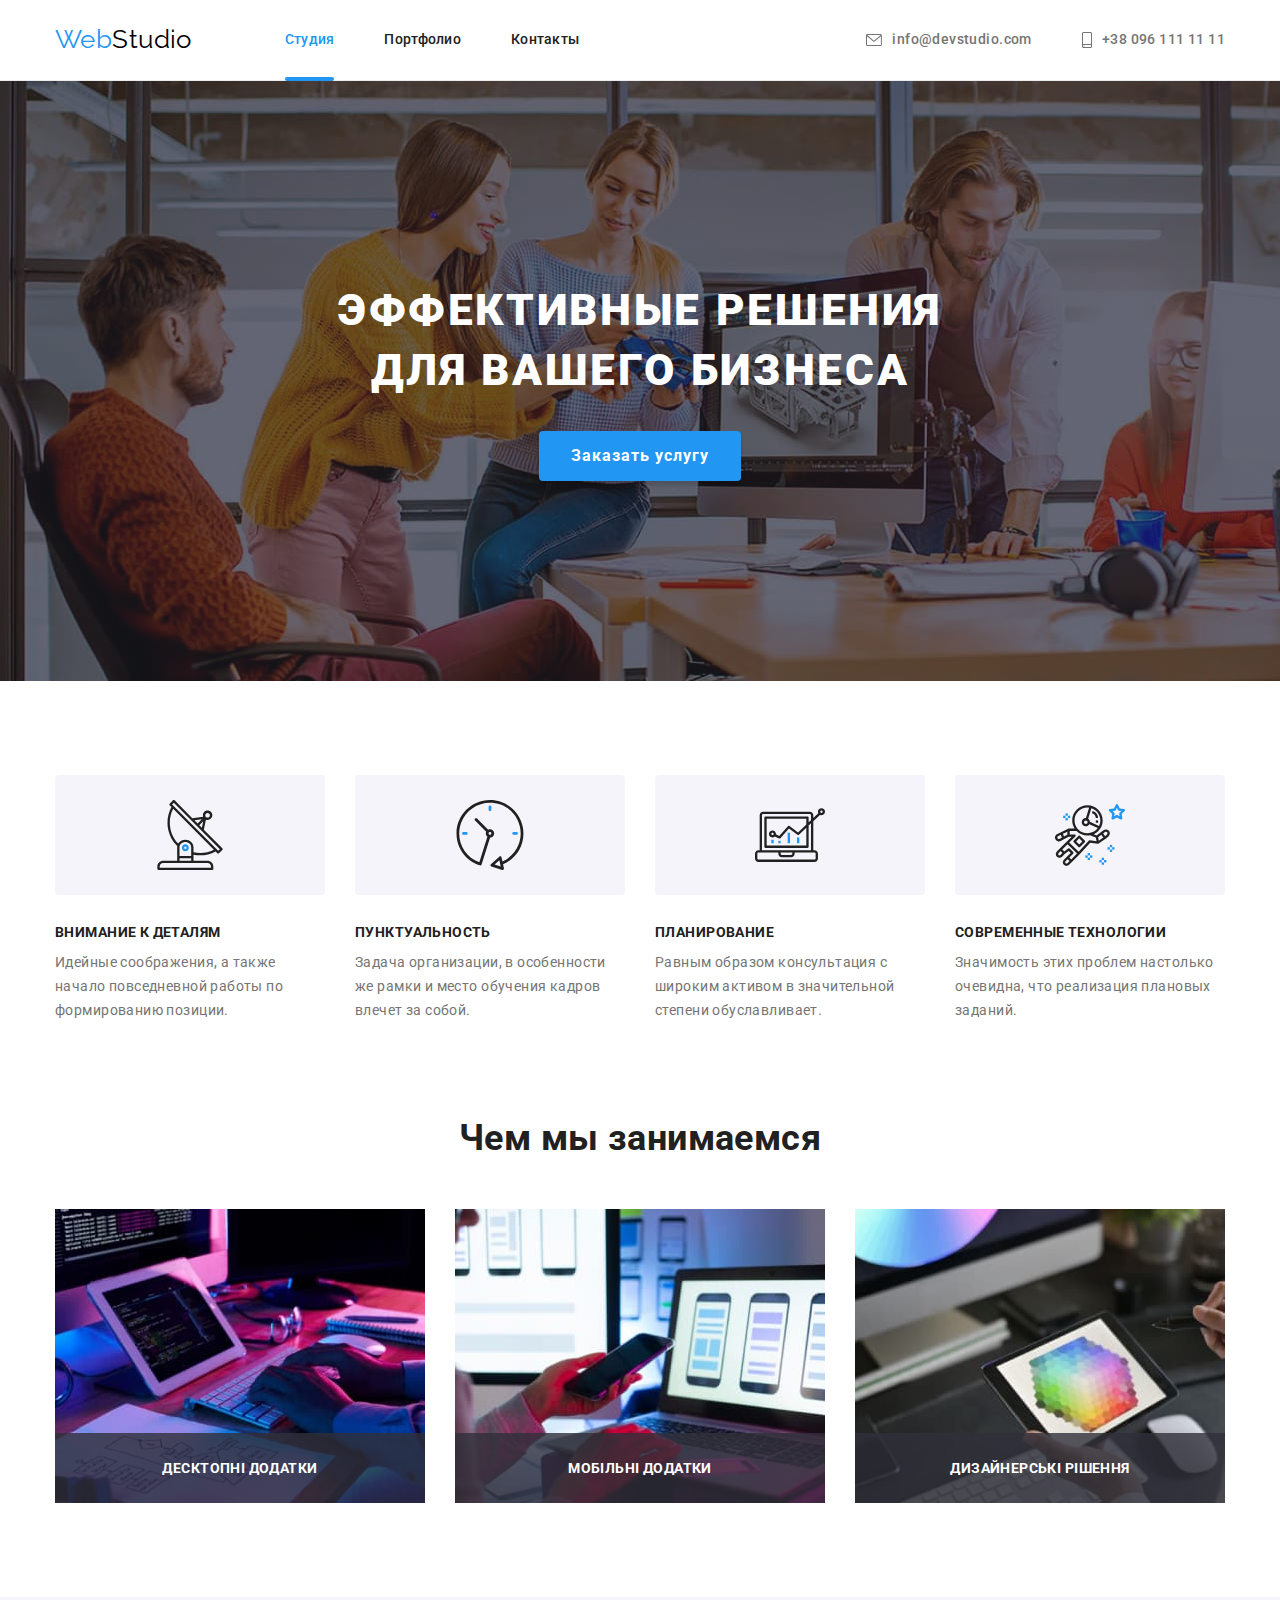
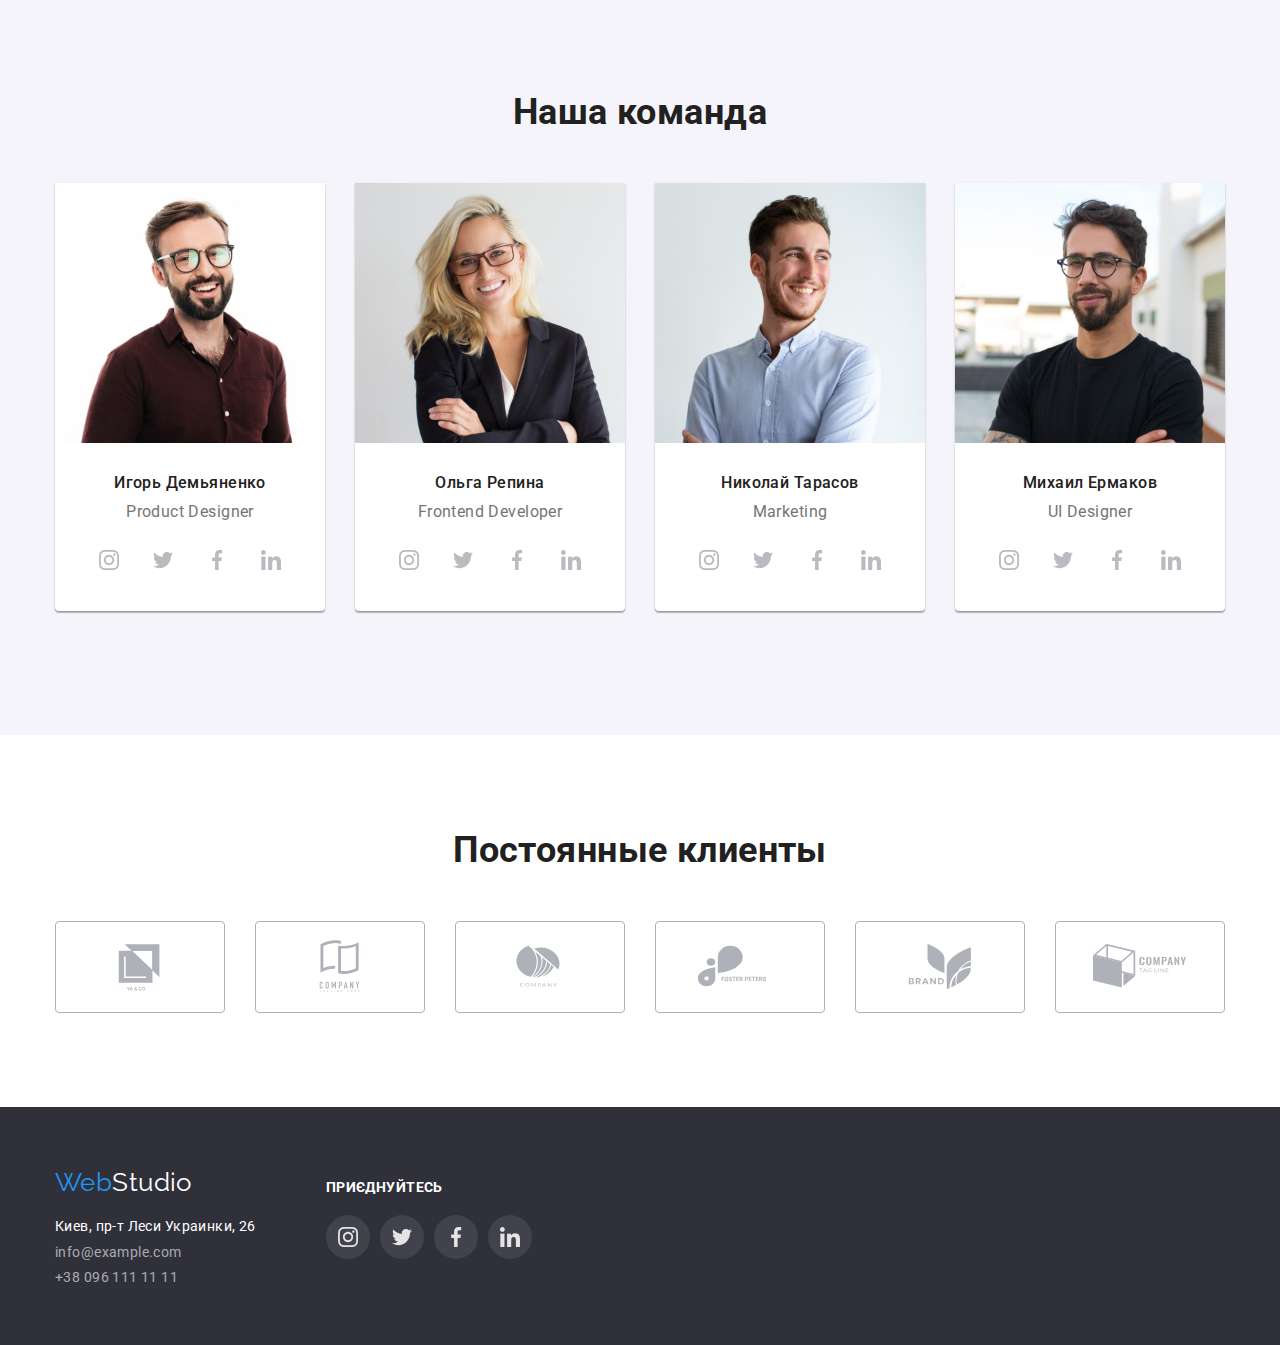
<file: index.html>
<!DOCTYPE html>
<html lang="en">
  <head>
    <meta charset="UTF-8" />
    <meta http-equiv="X-UA-Compatible" content="IE=edge" />
    <meta name="viewport" content="width=device-width, initial-scale=1.0" />
    <title>WebStudio</title>
    <link rel="preconnect" href="https://fonts.googleapis.com" />
    <link rel="preconnect" href="https://fonts.gstatic.com" crossorigin />
    <link
      href="https://fonts.googleapis.com/css2?family=Raleway:wght@700&family=Roboto:wght@400;500;700;900&display=swap"
      rel="stylesheet"
    />
    <link
      rel="stylesheet"
      href="https://cdn.jsdelivr.net/npm/modern-normalize@1.1.0/modern-normalize.min.css"
    />
    <link rel="stylesheet" href="./css/styles.css" />
  </head>
  <body>
    <!-- Header -->
    <header class="page-header">
      <div class="container header-container">
        <nav class="page-nav">
          <a class="logo" href="./index.html">Web<span class="logo-part-header">Studio</span></a>
          <!-- Навигация -->
          <ul class="menu">
            <li class="menu-item">
              <a class="menu-link current" href="./index.html">Студия</a>
            </li>
            <li class="menu-item">
              <a class="menu-link" href="./portfolio.html">Портфолио</a>
            </li>
            <li class="menu-item">
              <a class="menu-link" href="">Контакты</a>
            </li>
          </ul>
        </nav>

        <!-- Контакты -->
        <ul class="contacts">
          <li class="email">
            <a class="mail" href="mailto:info@devstudio.com"
              >info@devstudio.com
              <svg class="mail-icon" width="16" height="12">
                <use href="./images/icons.svg#mail"></use>
              </svg>
            </a>
          </li>
          <li class="phone">
            <a class="phone-number" href="tel:+380961111111"
              >+38 096 111 11 11
              <svg class="phone-icon" width="10" height="16">
                <use href="./images/icons.svg#smartphone"></use>
              </svg>
            </a>
          </li>
        </ul>
      </div>
    </header>

    <main>
      <!-- HERO -->
      <section class="hero section">
        <div class="container">
          <h1 class="hero-title">Эффективные решения для вашего бизнеса</h1>
          <button class="modal-btn" type="button" data-modal-open>Заказать услугу</button>
        </div>
      </section>

      <!-- Особенности -->

      <section class="futures section">
        <div class="container">
          <h2 class="futures-h visually-hidden">Наш подход к работе</h2>
          <ul class="futures-list">
            <li class="futures-section-item">
              <div class="futures-element">
                <svg class="futures-icon" width="70" height="70">
                  <use href="./images/icons.svg#antenna"></use>
                </svg>
              </div>
              <h3 class="future-title">Внимание к деталям</h3>
              <p class="future-text">
                Идейные соображения, а также начало повседневной работы по формированию позиции.
              </p>
            </li>
            <li class="futures-section-item">
              <div class="futures-element">
                <svg class="futures-icon" width="70" height="70">
                  <use href="./images/icons.svg#clock"></use>
                </svg>
              </div>
              <h3 class="future-title">Пунктуальность</h3>
              <p class="future-text">
                Задача организации, в особенности же рамки и место обучения кадров влечет за собой.
              </p>
            </li>
            <li class="futures-section-item">
              <div class="futures-element">
                <svg class="futures-icon" width="70" height="70">
                  <use href="./images/icons.svg#diagram"></use>
                </svg>
              </div>
              <h3 class="future-title">Планирование</h3>
              <p class="future-text">
                Равным образом консультация с широким активом в значительной степени обуславливает.
              </p>
            </li>
            <li class="futures-section-item">
              <div class="futures-element">
                <svg class="futures-icon" width="70" height="70">
                  <use href="./images/icons.svg#astronaut"></use>
                </svg>
              </div>
              <h3 class="future-title">Современные технологии</h3>
              <p class="future-text">
                Значимость этих проблем настолько очевидна, что реализация плановых заданий.
              </p>
            </li>
          </ul>
        </div>
      </section>
      <!-- Работы -->
      <section class="works section">
        <div class="container">
          <h2 class="section-title">Чем мы занимаемся</h2>
          <ul class="work-list">
            <li class="work-img">
              <div class="product-wrapper">
                <img src="./images/box1.jpg" alt="PC" width="370" />
                <div class="work-title-wrapper"><p class="work-title">Десктопні додатки</p></div>
              </div>
            </li>
            <li class="work-img">
              <div class="product-wrapper">
                <img src="./images/box2.jpg" alt="Smartphone" width="370" />
                <div class="work-title-wrapper"><p class="work-title">Мобільні додатки</p></div>
              </div>
            </li>
            <li class="work-img">
              <div class="product-wrapper">
                <img src="./images/box3.jpg" alt="Pocket" width="370" />
                <div class="work-title-wrapper"><p class="work-title">Дизайнерські рішення</p></div>
              </div>
            </li>
          </ul>
        </div>
      </section>
      <!-- Команда -->
      <section class="team section">
        <div class="container">
          <h2 class="section-title">Наша команда</h2>
          <ul class="team-peoples">
            <li class="team-member">
              <img src="./images/img.jpg" alt="Игорь Демьяненко" width="270" />
              <div class="team-people-info">
                <h3 class="team-name">Игорь Демьяненко</h3>
                <p class="team-position">Product Designer</p>
                <ul class="social-list">
                  <li class="social-list-item">
                    <a href="" class="social-list-link">
                      <svg class="social-list-icon" width="20" height="20">
                        <use href="./images/icons.svg#instagram"></use>
                      </svg>
                    </a>
                  </li>
                  <li class="social-list-item">
                    <a href="" class="social-list-link">
                      <svg class="social-list-icon" width="20" height="20">
                        <use href="./images/icons.svg#twitter"></use>
                      </svg>
                    </a>
                  </li>
                  <li class="social-list-item">
                    <a href="" class="social-list-link">
                      <svg class="social-list-icon" width="20" height="20">
                        <use href="./images/icons.svg#facebook"></use>
                      </svg>
                    </a>
                  </li>
                  <li class="social-list-item">
                    <a href="" class="social-list-link">
                      <svg class="social-list-icon" width="20" height="20">
                        <use href="./images/icons.svg#linkedin"></use>
                      </svg>
                    </a>
                  </li>
                </ul>
              </div>
            </li>
            <li class="team-member">
              <img src="./images/img1.jpg" alt="Ольга Репина" width="270" />
              <div class="team-people-info">
                <h3 class="team-name">Ольга Репина</h3>
                <p class="team-position">Frontend Developer</p>
                <ul class="social-list">
                  <li class="social-list-item">
                    <a href="" class="social-list-link">
                      <svg class="social-list-icon" width="20" height="20">
                        <use href="./images/icons.svg#instagram"></use>
                      </svg>
                    </a>
                  </li>
                  <li class="social-list-item">
                    <a href="" class="social-list-link">
                      <svg class="social-list-icon" width="20" height="20">
                        <use href="./images/icons.svg#twitter"></use>
                      </svg>
                    </a>
                  </li>
                  <li class="social-list-item">
                    <a href="" class="social-list-link">
                      <svg class="social-list-icon" width="20" height="20">
                        <use href="./images/icons.svg#facebook"></use>
                      </svg>
                    </a>
                  </li>
                  <li class="social-list-item">
                    <a href="" class="social-list-link">
                      <svg class="social-list-icon" width="20" height="20">
                        <use href="./images/icons.svg#linkedin"></use>
                      </svg>
                    </a>
                  </li>
                </ul>
              </div>
            </li>
            <li class="team-member">
              <img src="./images/img2.jpg" alt="Николай Тарасов" width="270" />
              <h3 class="team-name">Николай Тарасов</h3>
              <p class="team-position">Marketing</p>
              <ul class="social-list">
                <li class="social-list-item">
                  <a href="" class="social-list-link">
                    <svg class="social-list-icon" width="20" height="20">
                      <use href="./images/icons.svg#instagram"></use>
                    </svg>
                  </a>
                </li>
                <li class="social-list-item">
                  <a href="" class="social-list-link">
                    <svg class="social-list-icon" width="20" height="20">
                      <use href="./images/icons.svg#twitter"></use>
                    </svg>
                  </a>
                </li>
                <li class="social-list-item">
                  <a href="" class="social-list-link">
                    <svg class="social-list-icon" width="20" height="20">
                      <use href="./images/icons.svg#facebook"></use>
                    </svg>
                  </a>
                </li>
                <li class="social-list-item">
                  <a href="" class="social-list-link">
                    <svg class="social-list-icon" width="20" height="20">
                      <use href="./images/icons.svg#linkedin"></use>
                    </svg>
                  </a>
                </li>
              </ul>
            </li>
            <li class="team-member">
              <img src="./images/img3.jpg" alt="Михаил Ермаков" width="270" />
              <h3 class="team-name">Михаил Ермаков</h3>
              <p class="team-position">UI Designer</p>
              <ul class="social-list">
                <li class="social-list-item">
                  <a href="" class="social-list-link">
                    <svg class="social-list-icon" width="20" height="20">
                      <use href="./images/icons.svg#instagram"></use>
                    </svg>
                  </a>
                </li>
                <li class="social-list-item">
                  <a href="" class="social-list-link">
                    <svg class="social-list-icon" width="20" height="20">
                      <use href="./images/icons.svg#twitter"></use>
                    </svg>
                  </a>
                </li>
                <li class="social-list-item">
                  <a href="" class="social-list-link">
                    <svg class="social-list-icon" width="20" height="20">
                      <use href="./images/icons.svg#facebook"></use>
                    </svg>
                  </a>
                </li>
                <li class="social-list-item">
                  <a href="" class="social-list-link">
                    <svg class="social-list-icon" width="20" height="20">
                      <use href="./images/icons.svg#linkedin"></use>
                    </svg>
                  </a>
                </li>
              </ul>
            </li>
          </ul>
        </div>
      </section>
      <!-- Regular Customers -->
      <section class="regular-customers section">
        <div class="container">
          <h2 class="section-title">Постоянные клиенты</h2>
          <ul class="customers-list">
            <li class="customers-list-item">
              <a href="" class="customers-list-link">
                <svg class="customers-list-icon" width="106" height="60">
                  <use href="./images/icons.svg#Logo"></use>
                </svg>
              </a>
            </li>
            <li class="customers-list-item">
              <a href="" class="customers-list-link">
                <svg class="customers-list-icon" width="106" height="60">
                  <use href="./images/icons.svg#Logo-1"></use>
                </svg>
              </a>
            </li>
            <li class="customers-list-item">
              <a href="" class="customers-list-link">
                <svg class="customers-list-icon" width="106" height="60">
                  <use href="./images/icons.svg#Logo-2"></use>
                </svg>
              </a>
            </li>
            <li class="customers-list-item">
              <a href="" class="customers-list-link">
                <svg class="customers-list-icon" width="106" height="60">
                  <use href="./images/icons.svg#Logo-3"></use>
                </svg>
              </a>
            </li>
            <li class="customers-list-item">
              <a href="" class="customers-list-link">
                <svg class="customers-list-icon" width="106" height="60">
                  <use href="./images/icons.svg#Logo-4"></use>
                </svg>
              </a>
            </li>
            <li class="customers-list-item">
              <a href="" class="customers-list-link">
                <svg class="customers-list-icon" width="106" height="60">
                  <use href="./images/icons.svg#Logo-5"></use>
                </svg>
              </a>
            </li>
          </ul>
        </div>
      </section>
    </main>

    <!-- Footer -->
    <footer class="footer">
      <div class="footer-info container">
        <div class="footer-left-side">
          <a class="logo-footer" href="./index.html"
            >Web<span class="logo-part-footer">Studio</span></a
          >

          <ul class="contacts-footer">
            <li class="footer-adress">
              <a class="post-address" href="">Киев, пр-т Леси Украинки, 26</a>
            </li>
            <li class="footer-adress">
              <a class="mail-footer" href="mailto:info@example.com">info@example.com</a>
            </li>
            <li><a class="phone-number-footer" href="tel:+380961111111">+38 096 111 11 11</a></li>
          </ul>
        </div>
        <div class="footer-right-side">
          <p class="invitation">приєднуйтесь</p>
          <ul class="social-list-footer">
            <li class="footer-social-item">
              <a href="" class="footer-social-link">
                <svg class="footer-social-icon" width="20" height="20">
                  <use href="./images/icons.svg#instagram"></use>
                </svg>
              </a>
            </li>
            <li class="footer-social-item">
              <a href="" class="footer-social-link">
                <svg class="footer-social-icon" width="20" height="20">
                  <use href="./images/icons.svg#twitter"></use>
                </svg>
              </a>
            </li>
            <li class="footer-social-item">
              <a href="" class="footer-social-link">
                <svg class="footer-social-icon" width="20" height="20">
                  <use href="./images/icons.svg#facebook"></use>
                </svg>
              </a>
            </li>
            <li class="footer-social-item">
              <a href="" class="footer-social-link">
                <svg class="footer-social-icon" width="20" height="20">
                  <use href="./images/icons.svg#linkedin"></use>
                </svg>
              </a>
            </li>
          </ul>
        </div>
      </div>
    </footer>

    <div class="backdrop is-hidden" data-modal>
      <div class="modal">
        <button type="button" class="modal-close-btn" data-modal-close>
          <svg class="modal-close-btn-icon" width="18" height="18">
            <use href="./images/icons.svg#close-modal"></use>
          </svg>
        </button>
      </div>
    </div>

    <script src="./js/modal.js"></script>
  </body>
</html>
</file>
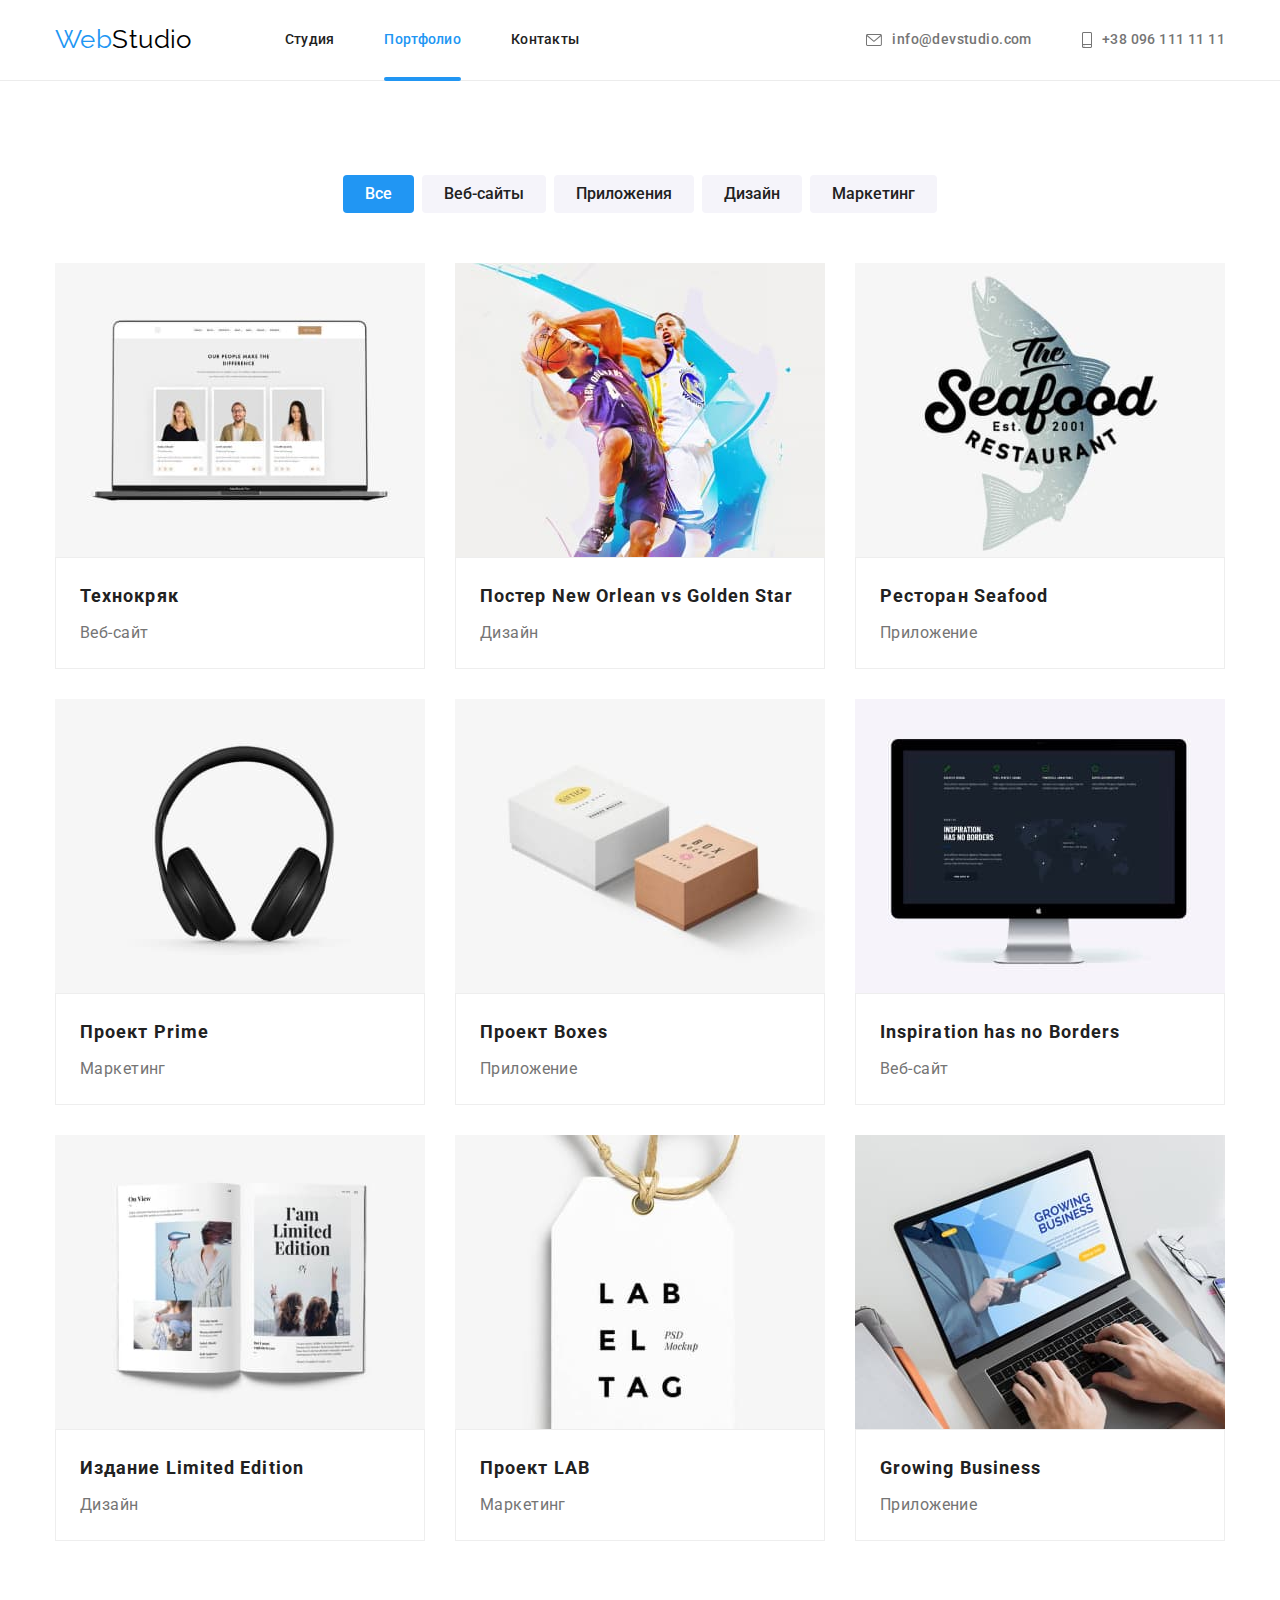
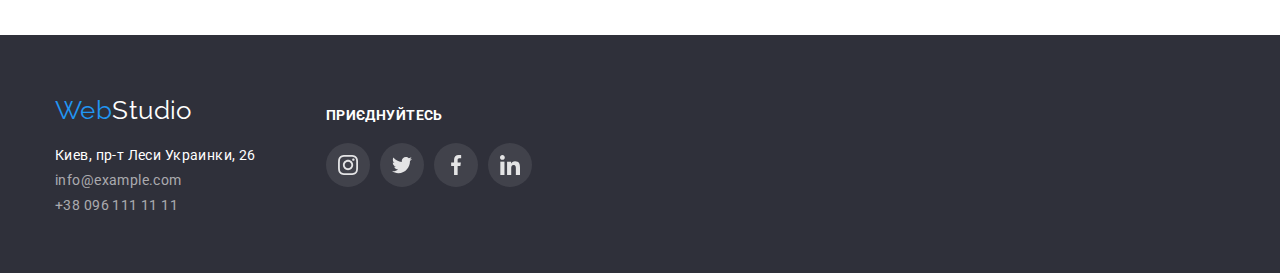
<file: portfolio.html>
<!DOCTYPE html>
<html lang="en">
  <head>
    <meta charset="UTF-8" />
    <meta http-equiv="X-UA-Compatible" content="IE=edge" />
    <meta name="viewport" content="width=device-width, initial-scale=1.0" />
    <title>Portfolio</title>
    <link rel="preconnect" href="https://fonts.googleapis.com" />
    <link rel="preconnect" href="https://fonts.gstatic.com" crossorigin />
    <link
      href="https://fonts.googleapis.com/css2?family=Raleway:wght@700&family=Roboto:wght@400;500;700;900&display=swap"
      rel="stylesheet"
    />
    <link
      rel="stylesheet"
      href="https://cdn.jsdelivr.net/npm/modern-normalize@1.1.0/modern-normalize.min.css"
    />
    <link rel="stylesheet" href="./css/styles.css" />
  </head>
  <body>
    <!-- Header -->
    <header class="page-header">
      <div class="container header-container">
        <nav class="page-nav">
          <a class="logo" href="./index.html">Web<span class="logo-part-header">Studio</span></a>
          <!-- Навигация -->
          <ul class="menu">
            <li class="menu-item">
              <a class="menu-link" href="./index.html">Студия</a>
            </li>
            <li class="menu-item">
              <a class="menu-link current" href="./portfolio.html">Портфолио</a>
            </li>
            <li class="menu-item">
              <a class="menu-link" href="">Контакты</a>
            </li>
          </ul>
        </nav>

        <!-- Контакты -->
        <ul class="contacts">
          <li class="email">
            <a class="mail" href="mailto:info@devstudio.com"
              >info@devstudio.com
              <svg class="mail-icon" width="16" height="12">
                <use href="./images/icons.svg#mail"></use>
              </svg>
            </a>
          </li>
          <li class="phone">
            <a class="phone-number" href="tel:+380961111111"
              >+38 096 111 11 11
              <svg class="phone-icon" width="10" height="16">
                <use href="./images/icons.svg#smartphone"></use>
              </svg>
            </a>
          </li>
        </ul>
      </div>
    </header>
    <!-- MAIN -->
    <main>
      <!-- Кнопки фільтрації -->
      <section class="projects section">
        <div class="container">
          <h1 class="visually-hidden">Наши работы</h1>
          <ul class="filter-button">
            <li><button class="filter-btn active" type="button">Все</button></li>
            <li><button class="filter-btn" type="button">Веб-сайты</button></li>
            <li><button class="filter-btn" type="button">Приложения</button></li>
            <li><button class="filter-btn" type="button">Дизайн</button></li>
            <li><button class="filter-btn" type="button">Маркетинг</button></li>
          </ul>

          <!-- Проекти студії -->
          <ul class="all-projects">
            <li class="project-card">
              <a href="" class="project-card-link">
                <div class="project-card-img-wrapper">
                  <img src="./images/pr1.jpg" alt="Технокряк" width="370" />
                  <p class="overlay">
                    Ресурс пропонує комплексні пропозиції з різним рівнем функціоналу та сервісів.
                    Все це дозволить відвідувачу отримати вичерпні відомості про компанію чи
                    приватну особу.
                  </p>
                </div>

                <div class="project-card-title">
                  <h2 class="project-title">Технокряк</h2>
                  <p class="project-description">Веб-сайт</p>
                </div>
              </a>
            </li>

            <li class="project-card">
              <a href="" class="project-card-link">
                <div class="project-card-img-wrapper">
                  <img src="./images/pr2.jpg" alt="New Orlean vs Golden Star" width="370" />
                  <p class="overlay">
                    Ресурс пропонує комплексні пропозиції з різним рівнем функціоналу та сервісів.
                    Все це дозволить відвідувачу отримати вичерпні відомості про компанію чи
                    приватну особу.
                  </p>
                </div>
                <div class="project-card-title">
                  <h2 class="project-title">Постер New Orlean vs Golden Star</h2>
                  <p class="project-description">Дизайн</p>
                </div>
              </a>
            </li>
            <li class="project-card">
              <a href="" class="project-card-link">
                <div class="project-card-img-wrapper">
                  <img src="./images/pr3.jpg" alt="Seafood" width="370" />
                  <p class="overlay">
                    Ресурс пропонує комплексні пропозиції з різним рівнем функціоналу та сервісів.
                    Все це дозволить відвідувачу отримати вичерпні відомості про компанію чи
                    приватну особу.
                  </p>
                </div>
                <div class="project-card-title">
                  <h2 class="project-title">Ресторан Seafood</h2>
                  <p class="project-description">Приложение</p>
                </div>
              </a>
            </li>
            <li class="project-card">
              <a href="" class="project-card-link">
                <div class="project-card-img-wrapper">
                  <img src="./images/pr4.jpg" alt="Prime" width="370" />
                  <p class="overlay">
                    Ресурс пропонує комплексні пропозиції з різним рівнем функціоналу та сервісів.
                    Все це дозволить відвідувачу отримати вичерпні відомості про компанію чи
                    приватну особу.
                  </p>
                </div>
                <div class="project-card-title">
                  <h2 class="project-title">Проект Prime</h2>
                  <p class="project-description">Маркетинг</p>
                </div>
              </a>
            </li>
            <li class="project-card">
              <a href="" class="project-card-link">
                <div class="project-card-img-wrapper">
                  <img src="./images/pr5.jpg" alt="Boxes" width="370" />
                  <p class="overlay">
                    Ресурс пропонує комплексні пропозиції з різним рівнем функціоналу та сервісів.
                    Все це дозволить відвідувачу отримати вичерпні відомості про компанію чи
                    приватну особу.
                  </p>
                </div>
                <div class="project-card-title">
                  <h2 class="project-title">Проект Boxes</h2>
                  <p class="project-description">Приложение</p>
                </div>
              </a>
            </li>
            <li class="project-card">
              <a href="" class="project-card-link">
                <div class="project-card-img-wrapper">
                  <img src="./images/pr6.jpg" alt="Borders" width="370" />
                  <p class="overlay">
                    Ресурс пропонує комплексні пропозиції з різним рівнем функціоналу та сервісів.
                    Все це дозволить відвідувачу отримати вичерпні відомості про компанію чи
                    приватну особу.
                  </p>
                </div>
                <div class="project-card-title">
                  <h2 class="project-title">Inspiration has no Borders</h2>
                  <p class="project-description">Веб-сайт</p>
                </div>
              </a>
            </li>
            <li class="project-card">
              <a href="" class="project-card-link">
                <div class="project-card-img-wrapper">
                  <img src="./images/pr7.jpg" alt="Издание" width="370" />
                  <p class="overlay">
                    Ресурс пропонує комплексні пропозиції з різним рівнем функціоналу та сервісів.
                    Все це дозволить відвідувачу отримати вичерпні відомості про компанію чи
                    приватну особу.
                  </p>
                </div>
                <div class="project-card-title">
                  <h2 class="project-title">Издание Limited Edition</h2>
                  <p class="project-description">Дизайн</p>
                </div>
              </a>
            </li>
            <li class="project-card">
              <a href="" class="project-card-link">
                <div class="project-card-img-wrapper">
                  <img src="./images/pr8.jpg" alt="LAB" width="370" />
                  <p class="overlay">
                    Ресурс пропонує комплексні пропозиції з різним рівнем функціоналу та сервісів.
                    Все це дозволить відвідувачу отримати вичерпні відомості про компанію чи
                    приватну особу.
                  </p>
                </div>
                <div class="project-card-title">
                  <h2 class="project-title">Проект LAB</h2>
                  <p class="project-description">Маркетинг</p>
                </div>
              </a>
            </li>
            <li class="project-card">
              <a href="" class="project-card-link">
                <div class="project-card-img-wrapper">
                  <img src="./images/pr9.jpg" alt="Growing Business" width="370" />
                  <p class="overlay">
                    Ресурс пропонує комплексні пропозиції з різним рівнем функціоналу та сервісів.
                    Все це дозволить відвідувачу отримати вичерпні відомості про компанію чи
                    приватну особу.
                  </p>
                </div>
                <div class="project-card-title">
                  <h2 class="project-title">Growing Business</h2>
                  <p class="project-description">Приложение</p>
                </div>
              </a>
            </li>
          </ul>
        </div>
      </section>
    </main>

    <!-- Footer -->
    <footer class="footer">
      <div class="footer-info container">
        <div class="footer-left-side">
          <a class="logo-footer" href="./index.html"
            >Web<span class="logo-part-footer">Studio</span></a
          >

          <ul class="contacts-footer">
            <li class="footer-adress">
              <a class="post-address" href="">Киев, пр-т Леси Украинки, 26</a>
            </li>
            <li class="footer-adress">
              <a class="mail-footer" href="mailto:info@example.com">info@example.com</a>
            </li>
            <li><a class="phone-number-footer" href="tel:+380961111111">+38 096 111 11 11</a></li>
          </ul>
        </div>
        <div class="footer-right-side">
          <p class="invitation">приєднуйтесь</p>
          <ul class="social-list-footer">
            <li class="footer-social-item">
              <a href="" class="footer-social-link">
                <svg class="footer-social-icon" width="20" height="20">
                  <use href="./images/icons.svg#instagram"></use>
                </svg>
              </a>
            </li>
            <li class="footer-social-item">
              <a href="" class="footer-social-link">
                <svg class="footer-social-icon" width="20" height="20">
                  <use href="./images/icons.svg#twitter"></use>
                </svg>
              </a>
            </li>
            <li class="footer-social-item">
              <a href="" class="footer-social-link">
                <svg class="footer-social-icon" width="20" height="20">
                  <use href="./images/icons.svg#facebook"></use>
                </svg>
              </a>
            </li>
            <li class="footer-social-item">
              <a href="" class="footer-social-link">
                <svg class="footer-social-icon" width="20" height="20">
                  <use href="./images/icons.svg#linkedin"></use>
                </svg>
              </a>
            </li>
          </ul>
        </div>
      </div>
    </footer>
  </body>
</html>
</file>
<file: css/styles.css>
body {
  font-family: 'Roboto', sans-serif;
  color: #212121;
  font-size: 14px;
  letter-spacing: 0.03em;
}

:root {
  --primary-font: 'Roboto', sans-serif;
  --secondary-font: 'Raleway', sans-serif;
  --primary-text-color: #212121;
  --secondary-text-color: #757575;
  --accent-color: #2196f3;
  --white-color: #ffffff;
  --black-color: #000000;
  --background-color: #f5f4fa;
  --icons-color: #afb1b8;
  --transition: 250ms cubic-bezier(0.4, 0, 0.2, 1);
}

h1,
h2,
h3,
h4,
p {
  margin-top: 0;
  margin-bottom: 0;
}

ul {
  list-style: none;
  margin-top: 0;
  margin-bottom: 0;
  padding-left: 0;
}

img {
  display: block;
}

button {
  cursor: pointer;
}

.container {
  width: 1200px;
  margin-left: auto;
  margin-right: auto;
  padding-left: 15px;
  padding-right: 15px;
}

.section {
  padding-top: 94px;
  padding-bottom: 94px;
}

.section-title {
  font-size: 36px;
  line-height: 1.17;
  text-align: center;
  color: var(--primary-text-color);
  margin-bottom: 50px;
}

a {
  text-decoration: none;
}

/* LOGO */
.logo {
  font-family: var(--secondary-font);
  font-size: 26px;
  line-height: 1.2;
  color: var(--accent-color);
  margin-right: 93px;
}

.logo-part-header {
  color: var(--black-color);
}

/* Навигация */

.page-header {
  padding-top: 24px;
  padding-bottom: 25px;
  border-bottom: 1px solid #ececec;
}

.page-nav {
  display: flex;
}

.header-container {
  display: flex;
  align-items: center;
}

.menu {
  display: flex;
  align-items: center;
}

.menu-link {
  position: relative;
  display: block;
  font-weight: 500;
  line-height: 1.14;
  letter-spacing: 0.02em;
  color: var(--primary-text-color);
  transition: color var(--transition);
}

.menu-link:hover,
.menu-link:focus {
  color: var(--accent-color);
}

.menu-item:not(:last-child) {
  margin-right: 50px;
}

.current {
  color: var(--accent-color);
}

.current::after {
  display: block;
  position: absolute;
  content: '';
  bottom: -33px;
  border-radius: 2px;
  width: 100%;
  height: 4px;
  background-color: var(--accent-color);
  transition: background-color var(--accent-color);
}

.menu-link.current:hover:after {
  background-color: var(--accent-color);
}
/* Контакты */

.contacts {
  display: flex;
  margin-left: auto;
  align-items: center;
}

.email {
  margin-right: 50px;
}

.mail {
  display: flex;
  justify-content: center;
  align-items: center;
  font-weight: 500;
  line-height: 1.71;
  color: var(--secondary-text-color);
  transition: color var(--transition);
}

.phone {
  cursor: pointer;
  color: var(--accent-color);
}

.phone-number {
  display: flex;
  justify-content: center;
  align-items: center;
  font-weight: 500;
  line-height: 1.14;
  color: var(--secondary-text-color);
  transition: color var(--transition);
}

.mail:hover,
.mail:focus,
.phone-number:hover,
.phone-number:focus {
  cursor: pointer;
  color: var(--accent-color);
}

.mail-icon {
  margin-right: 10px;
  order: -1;
  align-self: center;
  fill: currentColor;
}

.phone-icon {
  margin-right: 10px;
  order: -1;
  align-self: center;
  fill: currentColor;
}

.email:hover,
.email:focus,
.phone:hover,
.phone:focus,
.mail-footer:hover,
.mail-footer:focus,
.phone-number-footer:hover,
.phone-number-footer:focus {
  color: var(--accent-color);
}

/* HERO */

.hero {
  justify-content: center;
  align-items: center;
  max-width: 1600px;
  height: 600px;
  margin: 0 auto;
  padding: 0;
  text-align: center;
  background: rgba(47, 48, 58, 0.4);
  background-image: linear-gradient(rgba(47, 48, 58, 0.4), rgba(47, 48, 58, 0.4)),
    url(../images/hero.jpg);
  background-size: cover;
}

.hero-title {
  display: flex;
  justify-content: center;
  align-items: center;
  font-weight: 900;
  font-size: 44px;
  line-height: 1.36;
  letter-spacing: 0.06em;
  text-transform: uppercase;
  color: var(--white-color);
  width: 696px;
  padding-top: 200px;
  margin-bottom: 30px;
  margin-left: auto;
  margin-right: auto;
}

.modal-btn {
  font-weight: 700;
  font-size: 16px;
  line-height: 1.88;

  align-items: center;
  text-align: center;
  letter-spacing: 0.06em;
  color: var(--white-color);

  background-color: var(--accent-color);
  box-shadow: 0px 4px 4px rgba(0, 0, 0, 0.15);
  border-radius: 4px;
  min-width: 200px;
  border: none;
  cursor: pointer;
  margin-left: auto;
  margin-right: auto;
  padding-top: 10px;
  padding-bottom: 10px;
  padding-left: 32px;
  padding-right: 32px;
  transition: color var(--transition);
}

.modal-btn:hover,
.modal-btn:focus {
  color: #188ce8;
}

/* Особенности */

.visually-hidden {
  position: absolute;
  white-space: nowrap;
  width: 1px;
  height: 1px;
  overflow: hidden;
  border: 0;
  padding: 0;
  clip: rect(0 0 0 0);
  clip-path: inset(50%);
  margin: -1px;
}

.futures-list {
  display: flex;
  justify-content: space-between;
}

.futures-section-item {
  width: 270px;
}

.futures-element {
  display: flex;
  align-items: center;
  justify-content: center;
  height: 120px;
  background: #f5f4fa;
  border-radius: 4px;
  margin-bottom: 30px;
}

.future-title {
  font-size: 14px;
  line-height: 1.14;
  text-transform: uppercase;
  color: var(--primary-text-color);
  width: 270px;
  margin-top: 30px;
  margin-bottom: 10px;
}

.future-text {
  line-height: 1.71;
  color: var(--secondary-text-color);
}

/* Работы */

.works {
  padding-top: 0;
}

.work-list {
  display: flex;
  justify-content: space-between;
  flex-wrap: wrap;
  gap: 30px;
}

.product-wrapper {
  position: relative;
}

.work-title {
  font-weight: 700;
  font-size: 14px;
  letter-spacing: 0.03em;
  text-transform: uppercase;
  color: #ffffff;
  padding: 27px;
}

.work-title-wrapper {
  display: inline-block;
  position: absolute;
  width: 100%;
  height: 70px;
  text-align: center;
  background-color: rgba(47, 48, 58, 0.8);
  transform: translateY(-70px);
}

/* Команда */
.team {
  background: var(--background-color);
}

.team-peoples {
  display: flex;
  text-align: center;
}

.team-member {
  display: block;
  flex-wrap: wrap;
  list-style: none;
  width: 270px;
  height: 428px;
  margin-bottom: 30px;
  margin-right: 30px;
  background: #ffffff;
  box-shadow: 0px 1px 3px rgba(0, 0, 0, 0.12), 0px 1px 1px rgba(0, 0, 0, 0.14),
    0px 2px 1px rgba(0, 0, 0, 0.2);
  border-radius: 0px 0px 4px 4px;
}

.team-name {
  font-weight: 500;
  font-size: 16px;
  line-height: 1.2;
  color: var(--primary-text-color);
  text-align: center;
  padding-top: 30px;
  margin-bottom: 10px;
}

.team-position {
  font-weight: 400;
  font-size: 16px;
  line-height: 1.2;
  color: var(--secondary-text-color);
  text-align: center;
  margin-bottom: 16px;
}

.social-list {
  display: flex;
  justify-content: center;
  gap: 10px;
}

.social-list-link {
  display: flex;
  justify-content: center;
  align-items: center;
  width: 44px;
  height: 44px;
  border-radius: 50%;
  background-color: var(--white-color);
  color: var(--icons-color);
  opacity: 0.87;
  transition: background-color var(--transition);
}

.social-list-link:hover,
.social-list-link:focus {
  background-color: var(--accent-color);
}

.social-list-link:hover .social-list-icon,
.social-list-link:focus .social-list-icon {
  fill: var(--white-color);
}

.social-list-icon {
  fill: var(--icons-color);
  transition: fill var(--transition);
}

/* Постоянные клиенты */

.customers-list {
  display: flex;
  justify-content: center;
  gap: 30px;
}

.customers-list-link:hover,
.customers-list-link:hover {
  border: 1px solid var(--accent-color);
}

.customers-list-link:hover .customers-list-icon,
.customers-list-link:focus .customers-list-icon {
  fill: var(--accent-color);
}

.customers-list-link {
  display: flex;
  justify-content: center;
  align-items: center;
  width: 170px;
  height: 92px;
  border: 1px solid var(--icons-color);
  border-radius: 4px;
  transition: border var(--transition);
}

.customers-list-icon {
  fill: var(--icons-color);
  transition: fill var(--transition);
}

.customers-list-icon:focus,
.customers-list-icon:hover {
  fill: var(--accent-color);
}

/* Footer */
.footer {
  background: #2f303a;
  padding-top: 60px;
  padding-bottom: 60px;
}

.footer-info {
  display: flex;
}

.logo-footer {
  font-family: var(--secondary-font);
  font-size: 26px;
  line-height: 1.2;
  color: var(--accent-color);
  display: block;
  margin-bottom: 20px;
}

.logo-part-footer {
  color: var(--white-color);
  margin-right: 0;
}

.contacts-footer {
  font-style: normal;
}

.footer-adress {
  margin-bottom: 9px;
}

.post-address {
  color: var(--white-color);
}

.mail-footer {
  color: rgba(255, 255, 255, 0.6);
  transition: color var(--transition);
}

.phone-number-footer {
  color: rgba(255, 255, 255, 0.6);
  transition: color var(--transition);
}

.footer-right-side {
  padding-top: 12px;
  margin-left: 70px;
}

.invitation {
  font-weight: 700;
  font-size: 14px;
  line-height: 16px;
  letter-spacing: 0.03em;
  text-transform: uppercase;
  color: var(--white-color);
  margin-bottom: 20px;
}
.social-list-footer {
  display: flex;
  justify-content: center;
  gap: 10px;
}

.footer-social-link {
  display: flex;
  justify-content: center;
  align-items: center;
  width: 44px;
  height: 44px;
  border-radius: 50%;
  background-color: var(--white-color);
  color: var(--secondary-text-color);
  opacity: 0.87;
  background: rgba(255, 255, 255, 0.1);
  transition: background-color var(--transition);
}

.footer-social-link:hover,
.footer-social-link:focus {
  background-color: var(--accent-color);
}

.footer-social-icon {
  fill: var(--white-color);
}

.footer-social-icon:hover,
.footer-social-icon:focus {
  fill: var(--white-color);
}

/* PORTFOLIO */

/* Кнопки фільтрації */

.visually-hidden {
  position: absolute;
  white-space: nowrap;
  width: 1px;
  height: 1px;
  overflow: hidden;
  border: 0;
  padding: 0;
  clip: rect(0 0 0 0);
  clip-path: inset(50%);
  margin: -1px;
}

.filter-btn {
  border: none;
  font-family: inherit;
  font-weight: 500;
  font-size: 16px;
  line-height: 1.62;
  text-align: center;

  color: var(--primary-text-color);
  background-color: var(--background-color);
  border-radius: 4px;

  cursor: pointer;
  display: flex;
  justify-content: center;
  padding: 6px 22px;
  transition: color var(--transition), background-color var(--transition),
    box-shadow var(--transition);
}

.filter-btn:hover,
.filter-btn:focus {
  background-color: var(--accent-color);
  color: var(--white-color);
  box-shadow: 0px 3px 1px rgba(0, 0, 0, 0.1), 0px 1px 2px rgba(0, 0, 0, 0.08),
    0px 2px 2px rgba(0, 0, 0, 0.12);
  border-radius: 4px;
}

.active {
  background: var(--accent-color);
  color: var(--white-color);
}

.filter-button {
  display: flex;
  justify-content: center;
  gap: 8px;
  margin-bottom: 50px;
}

/* Проекти студії */

.all-projects {
  display: flex;
  flex-wrap: wrap;
  gap: 30px;
}

.project-card-link {
  transition: box-shadow var(--transition);
}

.project-card-link:hover,
.project-card-link:focus {
  display: block;
  box-shadow: 0px 1px 1px rgba(0, 0, 0, 0.12), 0px 4px 4px rgba(0, 0, 0, 0.06),
    1px 4px 6px rgba(0, 0, 0, 0.16);
}

.project-card-title {
  padding-top: 20px;
  border: 1px solid #eeeeee;
  padding-bottom: 20px;
  padding-left: 24px;
  padding-right: 24px;
}

.project-title {
  font-size: 18px;
  line-height: 2;
  letter-spacing: 0.06em;
  color: var(--primary-text-color);
  margin-bottom: 4px;
}

.project-description {
  font-size: 16px;
  line-height: 1.88;
  color: var(--secondary-text-color);
}

.project-card-link:hover .overlay,
.project-card-link:focus .overlay {
  transform: translate(0, 0);
}

.project-card-img-wrapper {
  position: relative;
  overflow: hidden;
}

.overlay {
  left: 0;
  top: 0;
  position: absolute;
  width: 100%;
  height: 100%;
  overflow: auto;
  transform: translateY(100%);
  transition: transform var(--transition);
  font-size: 18px;
  line-height: 28px;
  color: var(--white-color);
  padding: 63px 24px;
  background-color: rgba(33, 150, 243, 0.9);
}

/* MODAL WINDOW */

.backdrop {
  position: fixed;
  top: 0;
  left: 0;
  z-index: 100;
  width: 100%;
  height: 100%;
  background-color: rgba(0, 0, 0, 0.2);
  transition: opacity var(--transition), visibility var(--transition);
}

.backdrop.is-hidden {
  opacity: 0;
  visibility: hidden;
  pointer-events: none;
}

.modal {
  position: absolute;
  top: 50%;
  left: 50%;
  transform: translate(-50%, -50%);
  width: 528px;
  height: 581px;
  background-color: var(--white-color);
  box-shadow: 0px 1px 3px rgba(0, 0, 0, 0.12), 0px 1px 1px rgba(0, 0, 0, 0.14),
    0px 2px 1px rgba(0, 0, 0, 0.2);
  border-radius: 4px;
}

.modal-close-btn {
  position: absolute;
  top: 8px;
  right: 8px;
  display: flex;
  justify-content: center;
  align-items: center;
  width: 30px;
  height: 30px;
  border-radius: 50%;
  background-color: transparent;
  border: 1px solid #0000001a;
  padding: 0;
  transition: border-color var(--transition);
}

.modal-close-btn:hover,
.modal-close-btn:focus {
  border-color: var(--accent-color);
}

.modal-close-btn-icon {
  transition: fill var(--transition);
}

.modal-close-btn:hover .modal-close-btn-icon,
.modal-close-btn:focus .modal-close-btn-icon {
  fill: var(--accent-color);
}
</file>
